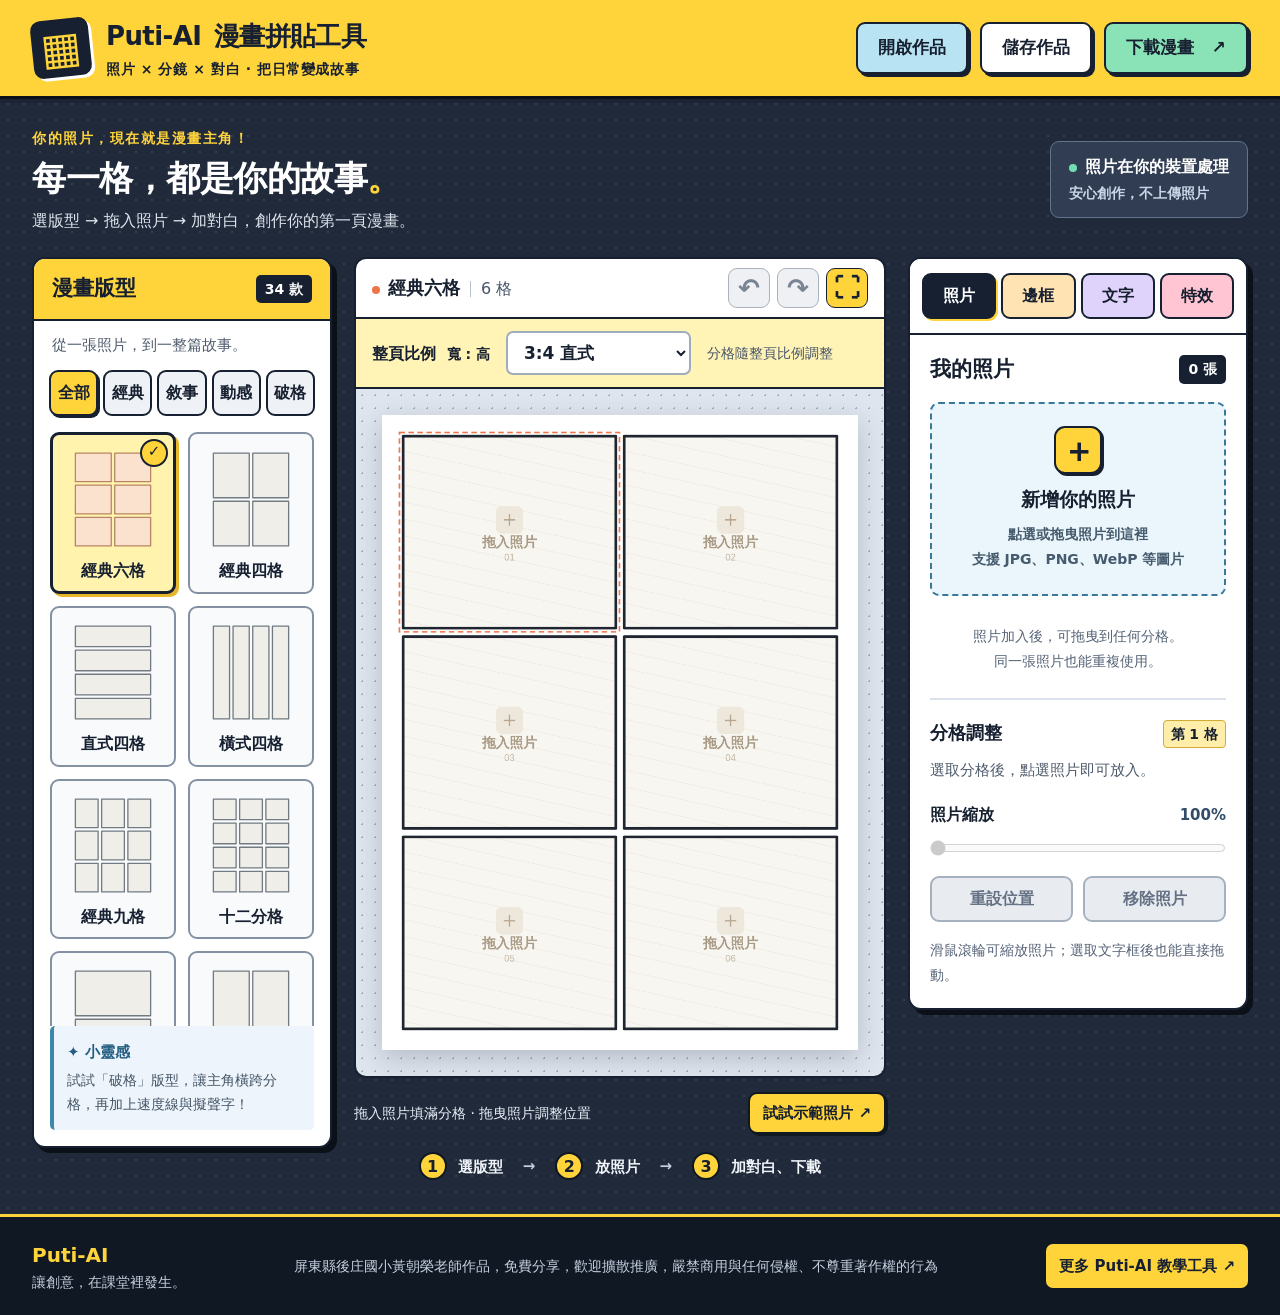
<file: index.html>
<!doctype html>
<html lang="zh-Hant">
<head>
  <meta charset="utf-8"><meta name="viewport" content="width=device-width, initial-scale=1">
  <meta name="description" content="把生活照片變成漫畫！34 種分格與破格版型、爆炸對話框、擬聲詞貼紙、速度線與高解析匯出，照片全程在你的裝置處理。">
  <title>Puti-AI 漫畫拼貼工具</title>
  <link rel="stylesheet" href="style.css">
</head>
<body>
<header class="topbar">
 <a class="brand" href="#"><span class="brand-icon" aria-hidden="true">▦</span><span><b>Puti-AI <span class="brand-tail">漫畫拼貼工具</span></b><small>照片 × 分鏡 × 對白 · 把日常變成故事</small></span></a>
 <div class="header-actions"><button id="openProject" class="quiet">開啟作品</button><button id="saveProject" class="quiet">儲存作品</button><button id="export" class="primary">下載漫畫 <span>↗</span></button></div>
</header>
<main>
 <section class="intro"><div><span class="eyebrow">你的照片，現在就是漫畫主角！</span><h1>每一格，都是你的故事<span class="orange">。</span></h1><p>選版型 → 拖入照片 → 加對白，創作你的第一頁漫畫。</p></div><div class="local-badge"><span class="status-dot"></span>照片在你的裝置處理<small>安心創作，不上傳照片</small></div></section>
 <div class="studio">
  <aside class="library panel"><div class="panel-heading"><h2>漫畫版型</h2><span class="count" id="templateCount">34 款</span></div><p class="panel-hint">從一張照片，到一整篇故事。</p><div class="tabs" id="categories"><button class="active" data-cat="all">全部</button><button data-cat="classic">經典</button><button data-cat="story">敘事</button><button data-cat="dynamic">動感</button><button data-cat="breakout">破格</button></div><div id="templates" class="template-grid"></div><div class="library-tip"><b>✦ 小靈感</b><p>試試「破格」版型，讓主角橫跨分格，再加上速度線與擬聲字！</p></div></aside>
  <section class="workspace"><div class="canvas-toolbar"><div><span class="live-dot"></span><b id="layoutName">經典六格</b><span class="divider"></span><span id="panelCount">6 格</span></div><div class="history-buttons"><button id="undo" title="復原 Ctrl+Z" aria-label="復原">↶</button><button id="redo" title="重做 Ctrl+Shift+Z" aria-label="重做">↷</button><button id="preview" title="預覽" aria-label="預覽">⛶</button></div></div><div class="page-settings"><label for="ratio">整頁比例 <span>寬 : 高</span></label><select id="ratio" aria-describedby="ratioHint"></select><span id="ratioHint">分格隨整頁比例調整</span></div><div class="canvas-surround" id="canvasSurround"><canvas id="comic" width="900" height="1200" aria-label="漫畫畫布，拖放照片到格子中" tabindex="0"></canvas></div><div class="canvas-caption"><span>拖入照片填滿分格 · 拖曳照片調整位置</span><button id="demo" class="text-button">試試示範照片 ↗</button></div><div class="steps"><span><b>1</b> 選版型</span><i>→</i><span><b>2</b> 放照片</span><i>→</i><span><b>3</b> 加對白、下載</span></div></section>
  <aside class="inspector panel"><div class="tabs inspector-tabs" id="inspectorTabs"><button class="active" data-pane="photos">照片</button><button data-pane="style">邊框</button><button data-pane="text">文字</button><button data-pane="effects">特效</button></div>
   <section id="photosPane" class="pane"><div class="panel-heading"><h2>我的照片</h2><span id="photoCount" class="count">0 張</span></div><button class="upload-area" id="upload"><span class="upload-icon">＋</span><b>新增你的照片</b><small>點選或拖曳照片到這裡<br>支援 JPG、PNG、WebP 等圖片</small></button><input type="file" id="files" accept="image/*" multiple hidden><div id="photoShelf" class="photo-shelf"></div><p id="emptyPhotos" class="empty-note">照片加入後，可拖曳到任何分格。<br>同一張照片也能重複使用。</p><div class="section-rule"></div><h3>分格調整 <span id="selectedLabel">第 1 格</span></h3><p class="panel-hint" id="selectionHint">選取分格後，點選照片即可放入。</p><label class="range-label">照片縮放 <output id="zoomValue">100%</output></label><input id="zoom" type="range" min="100" max="300" value="100" aria-label="照片縮放"><div class="two-buttons"><button id="resetCrop">重設位置</button><button id="removePhoto">移除照片</button></div><p class="micro-tip">滑鼠滾輪可縮放照片；選取文字框後也能直接拖動。</p></section>
   <section id="stylePane" class="pane" hidden><h2>讓故事更有個性</h2><p class="panel-hint">8 種邊框，自由配色與調整。</p><div id="borders" class="border-grid"></div><label class="range-label">邊框粗細 <output id="borderValue">5 px</output></label><input type="range" id="borderWidth" min="1" max="14" value="5"><label class="range-label">分格間距 <output id="gapValue">16 px</output></label><input type="range" id="gap" min="6" max="40" value="16"><div class="color-row"><label>邊框顏色<input type="color" id="ink" value="#202630"></label><label>紙張顏色<input type="color" id="paper" value="#ffffff"></label></div><label class="field-label">作品名稱<input id="workTitle" value="我的漫畫故事" maxlength="60"></label><p class="micro-tip">切換版型會依分格順序保留照片。</p></section>
   <section id="textPane" class="pane" hidden><h2>給故事一句話</h2><p class="panel-hint">新增後可在畫布上拖曳位置。</p><div class="balloon-buttons"><button data-add="speech">◯ 對話框</button><button data-add="thought">☁ 想法框</button><button data-add="caption">▭ 旁白框</button><button data-add="burst" class="burst-button">✹ 爆炸框</button></div><div class="sticker-section"><h3>擬聲詞貼紙 <span>點一下加入</span></h3><div id="stickers" class="sticker-grid"></div></div><label class="field-label">文字內容<textarea id="bubbleText" rows="3" placeholder="先新增或選取文字框、貼紙…" maxlength="180" disabled></textarea></label><label class="range-label">文字大小 <output id="fontValue">30 px</output></label><input type="range" id="fontSize" min="18" max="64" value="30" disabled><label class="range-label">文字框寬度 <output id="bubbleWidthValue">280 px</output></label><input type="range" id="bubbleWidth" min="160" max="650" value="280" disabled><label class="range-label">旋轉角度 <output id="rotationValue">0°</output></label><input type="range" id="bubbleRotation" min="-35" max="35" value="0" disabled><div class="color-row"><label>文字<input type="color" id="textColor" value="#202630" disabled></label><label>底色<input type="color" id="bubbleColor" value="#ffffff" disabled></label></div><button id="deleteBubble" class="full-button" disabled>刪除文字框 / 貼紙</button><div id="bubbleList" class="bubble-list"></div></section>
   <section id="effectsPane" class="pane" hidden>
    <div class="panel-heading"><h2>漫畫特效實驗室</h2><span class="count" id="effectPanelLabel">第 1 格</span></div>
    <p class="panel-hint">先點選分格，再選特效。每格可獨立調整。</p>
    <div class="effect-options"><button data-effect="none" class="active"><span>○</span>無特效</button><button data-effect="radial"><span>✺</span>集中線</button><button data-effect="motion"><span>≋</span>速度線</button><button data-effect="burst"><span>✹</span>爆發線</button><button data-effect="spiral"><span>◎</span>旋渦線</button><button data-effect="rain"><span>╱</span>雨線</button><button data-effect="dots"><span>⠿</span>網點</button></div>
    <label class="range-label">特效強度 <output id="effectStrengthValue">45%</output></label><input type="range" id="effectStrength" min="5" max="100" value="45" aria-label="特效強度">
    <label class="range-label">角度 <output id="effectAngleValue">−9°</output></label><input type="range" id="effectAngle" min="-180" max="180" value="-9" aria-label="特效角度"><p class="control-help">0° 為水平，90° 為垂直。</p>
    <label class="range-label">密度 <output id="effectDensityValue">50%</output></label><input type="range" id="effectDensity" min="5" max="100" value="50" aria-label="特效密度">
    <label class="range-label">粗細 <output id="effectWidthValue">2 px</output></label><input type="range" id="effectWidth" min="1" max="10" value="2" aria-label="特效粗細">
    <div id="effectLengthControl"><label class="range-label">線段長度 <output id="effectLengthValue">70%</output></label><input type="range" id="effectLength" min="10" max="100" value="70" aria-label="線段長度"></div>
    <div id="effectSpaceControl"><label class="range-label">中心留白 <output id="effectSpaceValue">24%</output></label><input type="range" id="effectSpace" min="5" max="65" value="24" aria-label="中心留白"></div>
    <div class="effect-position"><h3>特效位置</h3><label class="range-label">左右 <output id="effectXValue">50%</output></label><input type="range" id="effectX" min="0" max="100" value="50" aria-label="特效左右位置"><label class="range-label">上下 <output id="effectYValue">50%</output></label><input type="range" id="effectY" min="0" max="100" value="50" aria-label="特效上下位置"><button id="placeEffect" class="full-button" aria-pressed="false">⌖ 點畫布設定位置</button><p class="control-help">位置以目前分格為準；集中線、爆發線與旋渦線會以此為中心。</p></div>
    <label class="field-label" id="focusLabel">快速定位<select id="effectFocus"><option value="center">正中央</option><option value="top">上方</option><option value="bottom">下方</option><option value="left">左側</option><option value="right">右側</option><option value="custom">自訂位置</option></select></label>
    <div class="color-row"><label>特效顏色<input type="color" id="effectColor" value="#202630"></label></div><div class="two-buttons"><button id="resetEffect">重設特效</button><button id="copyEffect">套用全部格</button></div><p class="micro-tip">特效會一起儲存、預覽與匯出。調整錯了可按「復原」。</p>
   </section>
  </aside>
 </div>
</main>
<footer><div><b>Puti-AI</b><span>讓創意，在課堂裡發生。</span></div><p>屏東縣後庄國小黃朝榮老師作品，免費分享，歡迎擴散推廣，嚴禁商用與任何侵權、不尊重著作權的行為</p><a href="https://padlet.com/clongwh/puti_ai_tools" target="_blank" rel="noopener noreferrer">更多 Puti-AI 教學工具 ↗</a></footer>
<div id="toast" class="toast" role="status"></div>
<dialog id="exportDialog"><form method="dialog"><button class="close-dialog" aria-label="關閉">×</button></form><span class="eyebrow">READY TO SHARE</span><h2>把你的故事帶走</h2><p>下載清晰的圖片，分享、列印都方便。</p><p id="exportSummary" class="export-summary"></p><label class="field-label">圖片格式<select id="format"><option value="png">PNG · 高品質</option><option value="jpeg">JPG · 檔案較小</option></select></label><label class="field-label">解析度<select id="resolution"><option value="2">高解析</option><option value="3">超高解析</option><option value="1">標準</option></select></label><button id="download" class="primary full-button">下載圖片 ↗</button><button id="print" class="full-button">列印漫畫 / 另存 PDF</button><p class="micro-tip">想下次接著編輯？請使用「儲存作品」。</p></dialog>
<dialog id="previewDialog"><form method="dialog"><button class="close-dialog" aria-label="關閉預覽">×</button></form><img id="previewImage" alt="漫畫作品預覽"></dialog>
<input type="file" id="projectFile" accept=".json,application/json" hidden>
<script src="drawing-effects.js"></script>
<script src="app.js"></script>
</body></html>
</file>
<file: style.css>
:root {
  --ink: #172030; --muted: #4f5b6b; --yellow: #ffd43b; --orange: #f57146;
  --blue: #b7e3f2; --green: #8ae2b7; --purple: #e0d3fb; --line: #172030;
  --warm: #ffffff; --shadow: 5px 5px 0 #0b1019;
  --font: "Microsoft JhengHei", "PingFang TC", "Noto Sans TC", system-ui, sans-serif;
}
* { box-sizing: border-box; }
[hidden] { display: none !important; }
body { margin: 0; color: var(--ink); background: #202a3b; background-image: radial-gradient(#ffffff19 1.2px, transparent 1.2px); background-size: 16px 16px; font: 16px/1.6 var(--font); }
button, input, select, textarea { font: inherit; }
button, a, input[type="range"], input[type="color"] { -webkit-tap-highlight-color: transparent; }
button { min-height: 44px; padding: 10px 14px; border: 2px solid var(--ink); border-radius: 9px; background: #ffffff; color: var(--ink); font-weight: 800; cursor: pointer; transition: transform .15s, box-shadow .15s, background .15s; }
button:hover:not(:disabled) { background: #fff3b6; transform: translateY(-2px); }
button:active:not(:disabled) { transform: translateY(1px); }
button:disabled { background: #e7ebef; color: #677180; border-color: #aab2bd; cursor: not-allowed; box-shadow: none; }
button:focus-visible, a:focus-visible, input:focus-visible, select:focus-visible, textarea:focus-visible { outline: 3px solid #168ab5; outline-offset: 3px; }
a { color: inherit; text-decoration: none; }
.topbar { min-height: 96px; padding: 16px 32px; display: flex; justify-content: space-between; align-items: center; gap: 20px; border-bottom: 3px solid #0b1019; background: var(--yellow); box-shadow: 0 4px 0 #00000020; position: sticky; top: 0; z-index: 20; }
.brand { display: flex; align-items: center; gap: 16px; }
.brand-icon { display: grid; place-items: center; flex: 0 0 58px; width: 58px; height: 58px; border: 2px solid var(--ink); border-radius: 10px; background: var(--ink); color: var(--yellow); font-size: 43px; line-height: 1; transform: rotate(-6deg); box-shadow: 3px 3px 0 #ffffff; }
.brand b { font-size: 26px; font-weight: 900; letter-spacing: -.6px; }
.brand-tail { margin-left: 4px; }
.brand small { display: block; font-size: 14px; font-weight: 800; letter-spacing: .6px; }
.header-actions { display: flex; gap: 12px; }
.header-actions button { min-height: 50px; padding: 10px 20px; box-shadow: 3px 3px 0 var(--ink); font-size: 17px; }
#openProject { background: var(--blue); }
#saveProject { background: #ffffff; }
.primary, #export { background: var(--green); border-color: var(--ink); color: var(--ink); box-shadow: 3px 3px 0 var(--ink); font-weight: 900; }
.primary:hover:not(:disabled), #export:hover { background: #a3edc7; }
.primary span { margin-left: 12px; }
main { max-width: 1880px; padding: 26px 32px 30px; margin: auto; }
.intro { display: flex; justify-content: space-between; align-items: center; gap: 24px; margin-bottom: 24px; }
.eyebrow { color: #a35c18; font-size: 14px; letter-spacing: 1.5px; font-weight: 900; }
.intro .eyebrow { color: var(--yellow); }
.intro h1 { color: #ffffff; font-size: 34px; line-height: 1.3; font-weight: 900; letter-spacing: -.5px; margin: 5px 0 8px; }
.orange { color: var(--yellow); }
.intro p { margin: 0; color: #dee5ee; font-size: 16px; }
.local-badge { border: 1px solid #65738a; background: #303d52; color: #ffffff; border-radius: 9px; padding: 12px 18px; font-size: 16px; font-weight: 700; }
.local-badge small { display: block; margin-top: 3px; color: #c8d6e7; font-size: 14px; }
.status-dot, .live-dot { display: inline-block; width: 8px; height: 8px; margin-right: 8px; border-radius: 50%; background: #71ddb0; }
.live-dot { background: #ed754a; }
.studio { display: grid; grid-template-columns: 300px minmax(360px, 1fr) 340px; gap: 22px; align-items: start; }
.studio > * { min-width: 0; }
.panel { border: 2px solid var(--ink); border-radius: 13px; background: #ffffff; box-shadow: var(--shadow); }
.library { overflow: hidden; }
.panel-heading { display: flex; align-items: center; justify-content: space-between; gap: 8px; }
.library > .panel-heading { background: var(--yellow); border-bottom: 2px solid var(--ink); padding: 15px 18px; }
h2 { font-size: 21px; line-height: 1.4; margin: 0; font-weight: 900; }
.count { background: var(--ink); color: #ffffff; font-size: 14px; font-weight: 800; white-space: nowrap; padding: 3px 9px; border-radius: 5px; }
.panel-hint { color: var(--muted); font-size: 15px; line-height: 1.7; margin: 10px 0 18px; }
.library > .panel-hint { margin: 12px 18px; }
.tabs { display: flex; gap: 5px; }
.tabs button { flex: 1; min-width: 0; padding: 8px 3px; font-size: 16px; font-weight: 900; background: #eef1f5; }
.tabs button.active { background: var(--yellow); box-shadow: 2px 2px 0 var(--ink); }
#categories { padding: 0 15px; }
.template-grid { display: grid; grid-template-columns: repeat(2, minmax(0, 1fr)); gap: 12px; padding: 16px 16px 18px; overflow-y: auto; max-height: 610px; scrollbar-width: thin; scrollbar-color: #9ba8b9 #eef2f6; }
.template { position: relative; padding: 12px 9px 9px; border: 2px solid #8491a3; border-radius: 9px; background: #f8fafc; text-align: center; }
.template svg { width: 100%; height: 105px; display: block; }
.template span { display: block; font-size: 16px; font-weight: 800; margin-top: 8px; line-height: 1.4; }
.template.active { border: 3px solid var(--ink); background: #fff3ad; box-shadow: 3px 3px 0 #e7b62d; }
.template.active:after { content: '✓'; position: absolute; top: 4px; right: 5px; width: 24px; height: 24px; border: 2px solid var(--ink); background: var(--yellow); border-radius: 50%; color: var(--ink); font-size: 15px; font-weight: 900; line-height: 20px; }
.library-tip { margin: 0 16px 16px; padding: 13px; background: #edf4fb; border-left: 4px solid #3e87ac; border-radius: 5px; }
.library-tip b { font-size: 15px; color: #245f82; }
.library-tip p { font-size: 14px; color: #435466; line-height: 1.7; margin: 5px 0 0; }
.canvas-toolbar { min-height: 58px; display: flex; justify-content: space-between; align-items: center; gap: 10px; border: 2px solid var(--ink); border-bottom: 0; background: #ffffff; border-radius: 12px 12px 0 0; padding: 9px 16px; color: #485569; font-size: 16px; }
.canvas-toolbar b { color: var(--ink); font-size: 18px; font-weight: 900; }
.divider { display: inline-block; width: 1px; height: 16px; margin: 0 10px; background: #b8c0ce; vertical-align: middle; }
.history-buttons { display: flex; gap: 7px; }
.history-buttons button { min-width: 42px; min-height: 40px; padding: 0 7px; font-size: 26px; line-height: 1; border-width: 1px; background: #e3eff9; }
.history-buttons button:disabled { color: #798492; background: #eef0f3; }
.history-buttons #preview { background: var(--yellow); color: var(--ink); }
.canvas-surround { padding: 26px; border: 2px solid var(--ink); border-radius: 0 0 12px 12px; background: #dfe5ee; background-image: radial-gradient(#a3adbd 1px, transparent 1px); background-size: 13px 13px; display: flex; align-items: center; justify-content: center; min-height: 580px; }
#comic { display: block; max-width: 100%; width: auto; height: auto; max-height: 730px; background: #ffffff; box-shadow: 0 8px 25px #17203035; touch-action: none; cursor: crosshair; }
.canvas-caption { display: flex; justify-content: space-between; flex-wrap: wrap; align-items: center; gap: 12px; margin: 14px 0; color: #e7eef7; font-size: 14px; }
.text-button { background: var(--yellow); font-size: 15px; border: 2px solid #101822; padding: 7px 13px; min-height: 40px; box-shadow: 2px 2px 0 #101822; }
.steps { display: flex; justify-content: center; align-items: center; gap: 20px; margin: 18px 0 4px; color: #f0f4f9; font-size: 15px; font-weight: 700; }
.steps b { display: inline-grid; place-items: center; width: 28px; height: 28px; margin-right: 6px; border-radius: 50%; border: 2px solid #0f1723; background: var(--yellow); color: var(--ink); font-size: 16px; }
.steps i { font-style: normal; color: #c2cede; }
.inspector { max-height: 1000px; overflow-y: auto; scrollbar-width: thin; scrollbar-color: #9ba8b9 #eef2f6; }
.inspector-tabs { position: sticky; top: 0; z-index: 2; padding: 14px 12px; border-bottom: 2px solid var(--ink); background: #ffffff; }
.inspector-tabs [data-pane="photos"] { background: var(--blue); }
.inspector-tabs [data-pane="style"] { background: #ffe3b2; }
.inspector-tabs [data-pane="text"] { background: var(--purple); }
.inspector-tabs [data-pane="effects"] { background: #ffc5d2; }
.inspector-tabs button.active { background: var(--ink); color: #ffffff; box-shadow: 2px 2px 0 var(--yellow); }
.pane { padding: 20px; }
.upload-area { display: flex; flex-direction: column; align-items: center; width: 100%; padding: 22px 10px; margin-top: 18px; border: 2px dashed #397899; background: #eaf6fc; }
.upload-area:hover:not(:disabled), .upload-area.over { background: #d5edf8; }
.upload-icon { display: grid; place-items: center; width: 48px; height: 48px; border: 2px solid var(--ink); border-radius: 11px; background: var(--yellow); color: var(--ink); font-size: 33px; line-height: 1; margin-bottom: 10px; box-shadow: 2px 2px 0 var(--ink); }
.upload-area b { font-size: 19px; }
.upload-area small { font-size: 14px; color: #465b6d; line-height: 1.8; margin-top: 7px; font-weight: 600; }
.photo-shelf { display: grid; grid-template-columns: repeat(3, minmax(0, 1fr)); gap: 10px; margin-top: 16px; }
.photo-card { position: relative; height: 87px; min-width: 0; padding: 0; overflow: hidden; border: 2px solid var(--ink); background: #edf0f5; }
.photo-card img { width: 100%; height: 100%; display: block; object-fit: cover; }
.photo-delete { position: absolute; top: 3px; right: 3px; width: 24px; height: 24px; border-radius: 4px; background: var(--ink); color: #ffffff; line-height: 22px; font-size: 18px; }
.empty-note { color: #556376; font-size: 14px; text-align: center; line-height: 1.8; margin: 12px 0; }
.section-rule { border-top: 2px solid #dce2eb; margin: 24px 0 19px; }
h3 { font-size: 18px; margin: 0; display: flex; align-items: center; justify-content: space-between; gap: 8px; font-weight: 900; }
h3 span { font-size: 14px; color: #172030; background: #ffedaa; border: 1px solid #d0ac35; padding: 2px 7px; border-radius: 4px; font-weight: 800; white-space: nowrap; }
.range-label { display: flex; align-items: center; justify-content: space-between; gap: 10px; font-size: 16px; font-weight: 700; color: var(--ink); margin: 18px 0 6px; }
output { font-size: 15px; color: #334d68; font-weight: 800; }
input[type="range"] { width: 100%; accent-color: #f06d3e; height: 24px; margin: 3px 0 8px; cursor: pointer; }
input[type="range"]:disabled { accent-color: #8893a1; }
.two-buttons { display: grid; grid-template-columns: repeat(2, minmax(0, 1fr)); gap: 10px; margin-top: 8px; }
.two-buttons button { font-size: 16px; padding: 8px 3px; }
#resetCrop { background: #d9eafa; }
#removePhoto, #deleteBubble { background: #ffe0e6; }
.micro-tip { color: #556276; font-size: 14px; line-height: 1.8; margin: 16px 0 0; }
.border-grid { display: grid; grid-template-columns: repeat(2, minmax(0, 1fr)); gap: 12px; margin: 18px 0; }
.border-grid button { font-size: 16px; padding: 11px 4px; background: #f4f6fa; }
.border-grid button.active { background: #ffedaa; box-shadow: 2px 2px 0 var(--ink); }
.border-sample { display: block; width: 50px; height: 28px; border: 2px solid var(--ink); margin: 0 auto 7px; background: #ffffff; }
.color-row { display: flex; flex-wrap: wrap; gap: 16px; margin: 14px 0; }
.color-row label { font-size: 16px; color: var(--ink); font-weight: 700; display: flex; align-items: center; gap: 9px; }
input[type="color"] { width: 38px; height: 34px; padding: 3px; border: 2px solid #66768d; border-radius: 6px; background: #ffffff; cursor: pointer; }
.field-label { display: block; font-size: 16px; font-weight: 700; color: var(--ink); margin: 18px 0 0; }
select, input:not([type]), textarea { display: block; width: 100%; margin-top: 7px; padding: 11px; border: 2px solid #a0abbb; border-radius: 7px; background: #ffffff; color: var(--ink); font-size: 16px; font-weight: 500; }
textarea { resize: vertical; line-height: 1.8; }
textarea:disabled { background: #f0f3f6; color: #626e80; }
.balloon-buttons { display: grid; grid-template-columns: repeat(2, minmax(0, 1fr)); gap: 10px; }
.balloon-buttons button { padding: 10px 3px; font-size: 16px; background: #f6f3fd; }
.balloon-buttons .burst-button { background: var(--yellow); color: #172030; box-shadow: 2px 2px 0 var(--ink); }
.full-button { width: 100%; margin-top: 16px; font-size: 16px; background: #e2effb; }
#copyEffect { background: #ffe9a2; }
#copyEffect:disabled, #removePhoto:disabled, #resetCrop:disabled, #deleteBubble:disabled { background: #e8ecf1; color: #647083; border-color: #a6b1c0; }
.bubble-list { display: flex; flex-direction: column; gap: 10px; margin-top: 18px; }
.bubble-list button { text-align: left; font-size: 15px; white-space: nowrap; overflow: hidden; text-overflow: ellipsis; }
.bubble-list button.active { background: #ffedaa; box-shadow: 2px 2px 0 var(--ink); }
.sticker-section { border-top: 2px solid #dce2eb; padding-top: 18px; margin-top: 24px; }
.sticker-grid { display: grid; grid-template-columns: repeat(3, minmax(0, 1fr)); gap: 10px; margin-top: 16px; }
.sticker-grid button { min-height: 45px; padding: 8px 2px; border: 2px solid var(--ink); border-radius: 7px; box-shadow: 3px 3px 0 var(--ink); font-size: 16px; font-weight: 900; transform: rotate(-3deg); }
.sticker-grid button:nth-child(even) { transform: rotate(3deg); }
.sticker-grid button:hover:not(:disabled) { transform: translateY(-3px) rotate(0); }
.effect-options { display: grid; grid-template-columns: repeat(3, minmax(0, 1fr)); gap: 10px; }
.effect-options button { font-size: 16px; padding: 11px 3px; background: #eef4fb; }
.effect-options span { display: block; font-size: 35px; line-height: 40px; margin-bottom: 5px; color: #345375; }
.effect-options button.active { background: var(--yellow); box-shadow: 2px 2px 0 var(--ink); }
.effect-options button.active span { color: var(--ink); }
footer { display: flex; justify-content: space-between; align-items: center; gap: 26px; background: #101824; border-top: 3px solid var(--yellow); padding: 22px 32px; color: #c6d0df; font-size: 14px; }
footer div { white-space: nowrap; }
footer b { display: block; color: var(--yellow); font-size: 20px; font-weight: 900; }
footer span { font-size: 14px; }
footer p { max-width: 850px; margin: 0; line-height: 1.8; }
footer a { padding: 10px 13px; background: var(--yellow); color: var(--ink); border-radius: 7px; font-size: 15px; font-weight: 900; white-space: nowrap; }
.toast { position: fixed; bottom: 28px; left: 50%; transform: translate(-50%, 15px); opacity: 0; pointer-events: none; max-width: 92vw; padding: 13px 24px; border: 2px solid var(--ink); border-radius: 10px; background: var(--yellow); color: var(--ink); font-size: 16px; font-weight: 800; text-align: center; box-shadow: 3px 3px 0 #0b1019; transition: .2s; z-index: 50; }
.toast.show { opacity: 1; transform: translate(-50%, 0); }
dialog { max-width: calc(100vw - 32px); width: 460px; padding: 32px; border: 3px solid var(--ink); border-radius: 16px; background: #ffffff; color: var(--ink); box-shadow: 7px 7px 0 #0b1019; }
dialog::backdrop { background: #0b1729b3; backdrop-filter: blur(3px); }
dialog h2 { font-size: 28px; margin-top: 8px; }
dialog p { color: #4f5b6b; font-size: 16px; }
.close-dialog { position: absolute; top: 10px; right: 12px; width: 38px; min-height: 38px; padding: 0; background: #ffdfdf; font-size: 25px; line-height: 1; }
#previewDialog { width: 840px; max-width: 95vw; padding: 58px 22px 22px; background: #dfe5ee; }
#previewImage { display: block; max-width: 100%; max-height: 80vh; margin: auto; }
@media (min-width: 1700px) {
  .studio { grid-template-columns: 320px minmax(400px, 1fr) 360px; gap: 26px; }
  #comic { max-height: 810px; }
  .template-grid { max-height: 680px; }
}
@media (max-width: 1250px) {
  .topbar { padding: 14px 22px; }
  .brand b { font-size: 23px; }
  .brand small { font-size: 13px; }
  .header-actions button { padding: 9px 13px; font-size: 16px; }
  main { padding: 24px 22px; }
  .studio { grid-template-columns: 260px minmax(290px, 1fr) 310px; gap: 16px; }
  .canvas-surround { padding: 18px; min-height: 480px; }
  .canvas-toolbar { padding: 8px 10px; }
  .pane { padding: 17px; }
  #categories { padding: 0 11px; gap: 4px; }
  #categories button { padding: 7px 1px; }
  .template-grid { padding: 15px 11px; gap: 10px; }
  .template svg { height: 95px; }
  .history-buttons { gap: 4px; }
  .history-buttons button { min-width: 35px; }
  .canvas-toolbar b { font-size: 16px; }
  footer { padding: 20px 22px; }
}
@media (max-width: 1000px) {
  .topbar { flex-wrap: wrap; gap: 14px; }
  .brand b { font-size: 24px; }
  .header-actions { margin-left: auto; }
  .studio { grid-template-columns: 255px minmax(0, 1fr); gap: 18px; }
  .inspector { grid-column: 1 / -1; max-height: none; }
  .inspector-tabs { position: static; max-width: none; }
  .local-badge { display: none; }
  .photo-shelf { grid-template-columns: repeat(auto-fill, minmax(90px, 1fr)); }
  .pane { padding: 22px; }
  .border-grid { grid-template-columns: repeat(4, minmax(0, 1fr)); }
  .balloon-buttons { grid-template-columns: repeat(4, minmax(0, 1fr)); }
  .sticker-grid { grid-template-columns: repeat(3, minmax(0, 1fr)); }
  .canvas-caption { font-size: 14px; }
  .steps { gap: 12px; }
  footer { flex-wrap: wrap; }
  footer p { flex: 1; min-width: 300px; }
}
@media (max-width: 650px) {
  .topbar { position: static; padding: 16px; gap: 16px; }
  .brand { gap: 12px; }
  .brand-icon { flex-basis: 48px; width: 48px; height: 48px; font-size: 36px; }
  .brand b { font-size: 22px; }
  .brand small { font-size: 12px; }
  .header-actions { width: 100%; display: grid; grid-template-columns: 1fr 1fr 1.18fr; gap: 10px; }
  .header-actions button { font-size: 15px; min-height: 46px; padding: 8px 3px; }
  .primary span { margin-left: 3px; }
  main { padding: 24px 16px; }
  .intro { margin-bottom: 20px; }
  .intro h1 { font-size: 28px; }
  .intro p { font-size: 15px; }
  .eyebrow { font-size: 13px; }
  .studio { grid-template-columns: minmax(0, 1fr); gap: 22px; }
  .library > .panel-hint, .library-tip { display: none; }
  #categories { padding: 14px 12px 0; gap: 5px; }
  #categories button { font-size: 16px; }
  .template-grid { display: flex; overflow-x: auto; overflow-y: hidden; gap: 12px; padding: 15px 12px 20px; max-height: none; }
  .template { flex: 0 0 115px; min-width: 0; padding: 10px 6px; }
  .template svg { height: 90px; }
  .template span { font-size: 15px; }
  .workspace { grid-row: 2; }
  .canvas-toolbar { min-height: 55px; font-size: 14px; }
  .canvas-toolbar b { font-size: 16px; }
  .canvas-toolbar .divider { margin: 0 6px; }
  .history-buttons button { min-width: 32px; min-height: 38px; font-size: 24px; }
  .canvas-surround { min-height: 0; padding: 16px; }
  #comic { max-height: 620px; }
  .canvas-caption { gap: 10px; }
  .canvas-caption > span { width: 100%; font-size: 14px; }
  .text-button { width: 100%; font-size: 16px; }
  .steps { gap: 8px; font-size: 14px; }
  .steps b { width: 23px; height: 23px; font-size: 14px; margin-right: 3px; }
  .steps i { display: none; }
  .inspector { grid-column: auto; }
  .inspector-tabs { padding: 12px; }
  .inspector-tabs button { font-size: 17px; }
  .pane { padding: 20px; }
  .photo-shelf { grid-template-columns: repeat(3, minmax(0, 1fr)); }
  .border-grid { grid-template-columns: repeat(2, minmax(0, 1fr)); }
  .balloon-buttons { grid-template-columns: repeat(2, minmax(0, 1fr)); }
  footer { padding: 24px 18px; gap: 16px; }
  footer p { min-width: 100%; font-size: 14px; }
  footer a { font-size: 15px; }
  dialog { padding: 32px 24px; }
}

.page-settings { display: flex; flex-wrap: wrap; align-items: center; gap: 10px 16px; padding: 12px 16px; border: 2px solid var(--ink); border-bottom: 0; background: #fff3b6; }
.page-settings label { font-weight: 900; white-space: nowrap; }
.page-settings label span { margin-left: 5px; font-size: 14px; font-weight: 600; }
.page-settings select { width: auto; max-width: 100%; min-width: 185px; margin: 0; padding: 9px 12px; min-height: 44px; font-size: 17px; font-weight: 800; }
#ratioHint { color: #485569; font-size: 14px; }
.export-summary { padding: 12px; border: 2px solid var(--ink); border-radius: 8px; background: #fff3b6; font-size: 16px; font-weight: 800; }
@media (max-width: 650px) { .page-settings { gap: 8px; padding: 12px; } .page-settings select { width: 100%; } #ratioHint { font-size: 14px; } }

.control-help { font-size: 14px; color: var(--muted); margin: 5px 0 12px; }
.effect-position { padding: 14px 0; margin-top: 16px; border-top: 2px solid #dbe1ea; border-bottom: 2px solid #dbe1ea; }
.effect-position h3 { margin: 0 0 12px; }
#placeEffect { margin-top: 14px; background: #b7e3f2; }
#placeEffect.active { background: var(--yellow); box-shadow: 3px 3px 0 var(--ink); }
#comic.effect-positioning { cursor: crosshair; outline: 4px solid #168ab5; outline-offset: 3px; }

.effect-options [data-effect="none"] { grid-column: 1 / -1; display: flex; align-items: center; justify-content: center; gap: 12px; padding: 9px; min-height: 44px; }
.effect-options [data-effect="none"] span { font-size: 26px; margin: 0; line-height: 1; }
</file>
